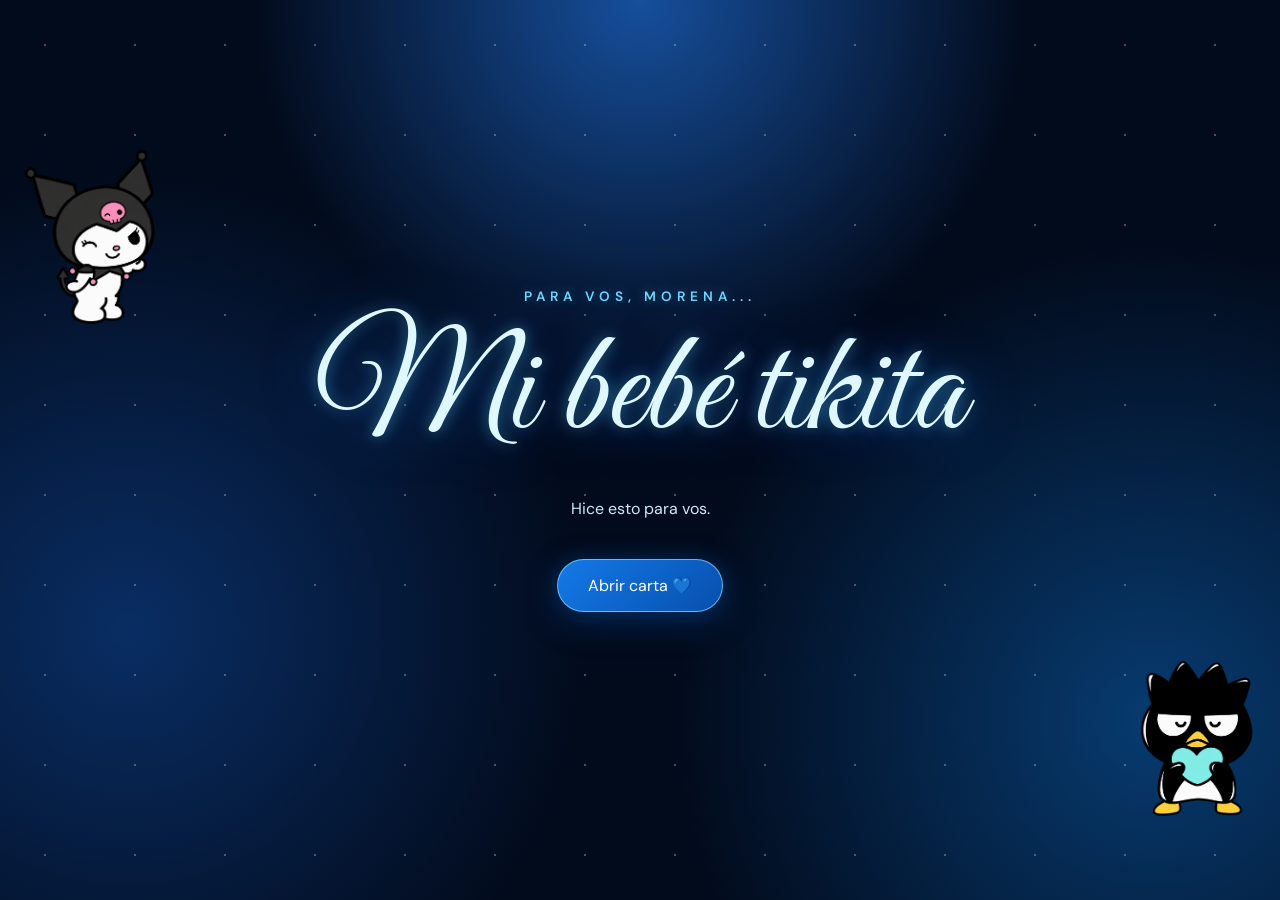
<file: index.html>
<!DOCTYPE html>
<html lang="es">

<head>
    <meta charset="UTF-8">
    <meta name="viewport" content="width=device-width, initial-scale=1.0">

    <title>Para Morena 💙</title>

    <link rel="stylesheet" href="style.css">

    <link rel="preconnect" href="https://fonts.googleapis.com">
    <link rel="preconnect" href="https://fonts.gstatic.com" crossorigin>

    <link href="https://fonts.googleapis.com/css2?family=DM+Sans:wght@400;500;600;700&family=Great+Vibes&display=swap" rel="stylesheet">
</head>

<body>

    <!-- FONDO -->
    <div class="stars"></div>

    <!-- CORAZONES -->
    <div id="hearts-container"></div>


    <!-- PERSONAJES -->

    <div class="character kuromi">
        <img src="img/kuromi.png" alt="Kuromi">
    </div>

    <div class="character badtz">
        <img src="img/badtz.png" alt="Badtz">
    </div>


    <!-- PORTADA -->

    <section class="hero">

        <div class="container">

            <p class="little-title">
                PARA VOS, MORENA...
            </p>

            <h1>
                Mi bebé tikita
            </h1>

            <p class="hero-text">
                Hice esto para vos.
            </p>

            <button
                class="main-button"
                onclick="window.location.href='carta.html'">

                Abrir carta 💙

            </button>

        </div>

    </section>

       

    
    <script src="script.js"></script>
</body>
</html>
</file>
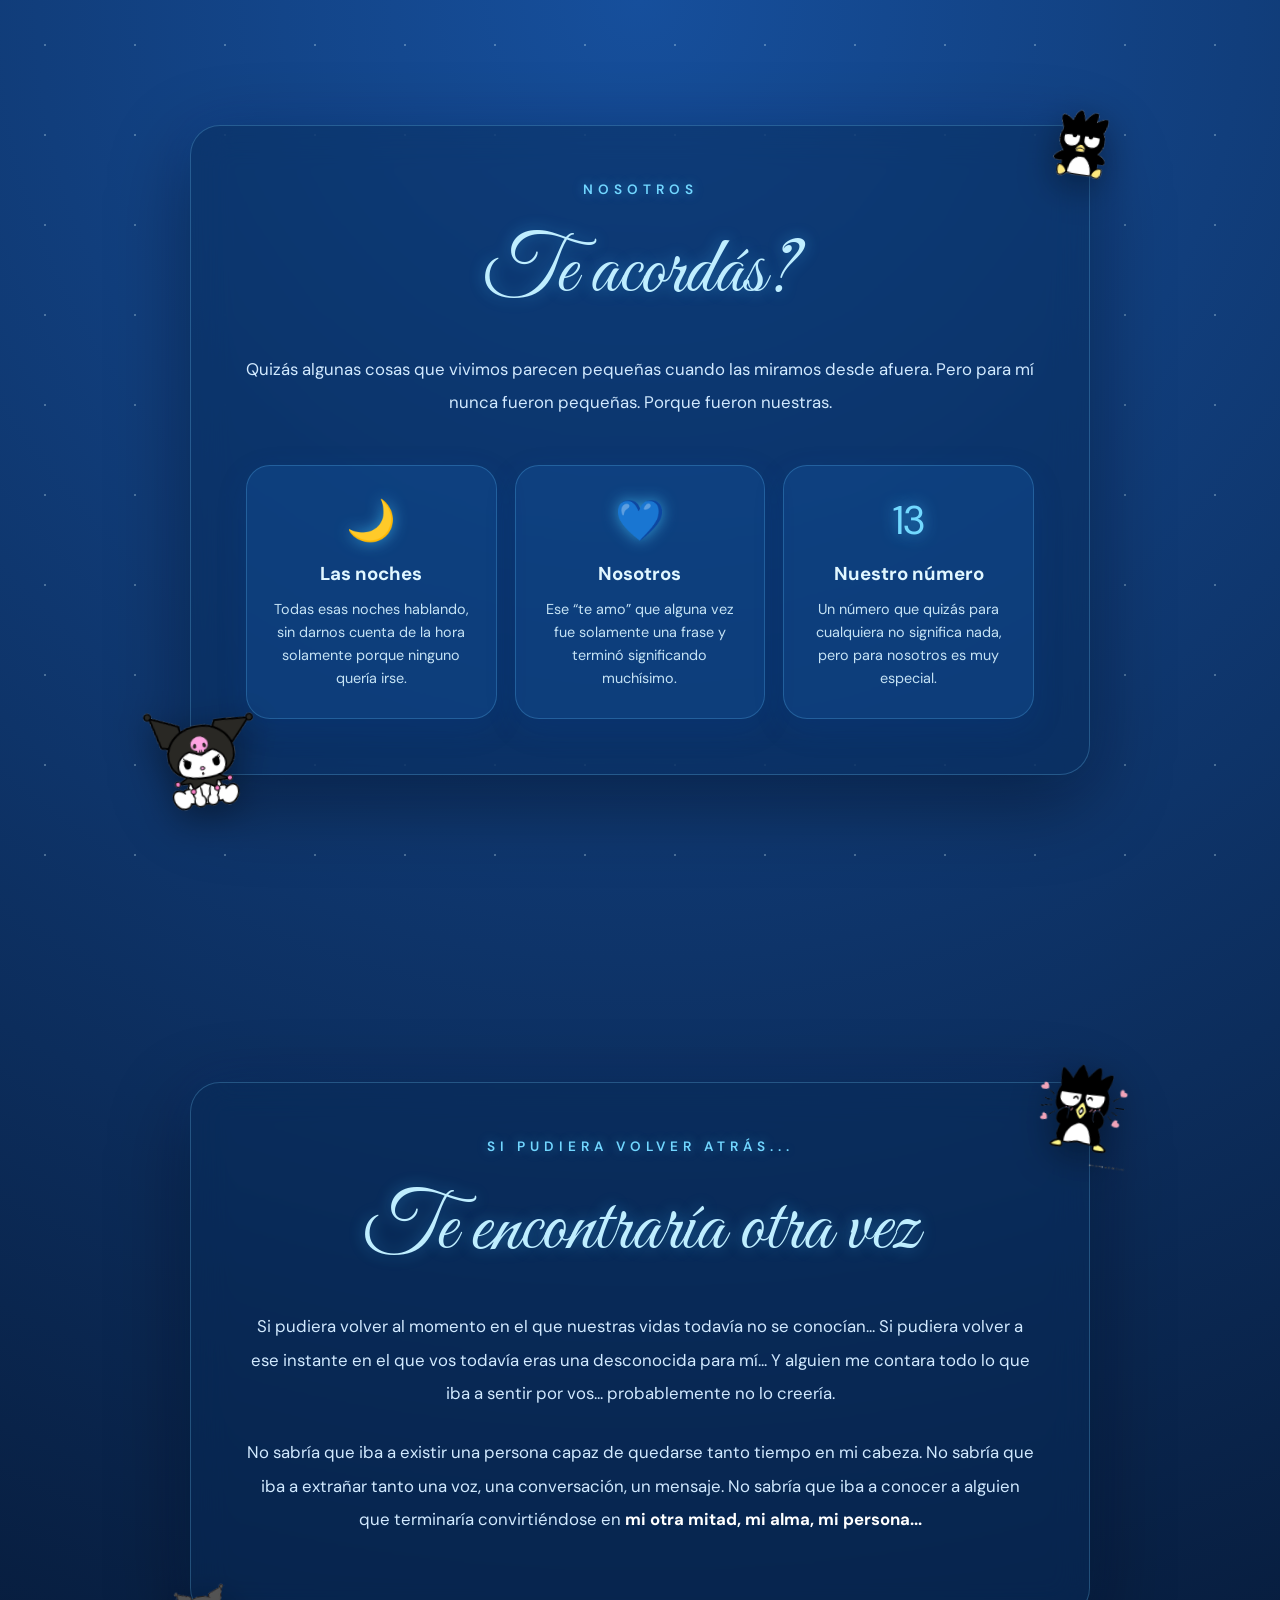
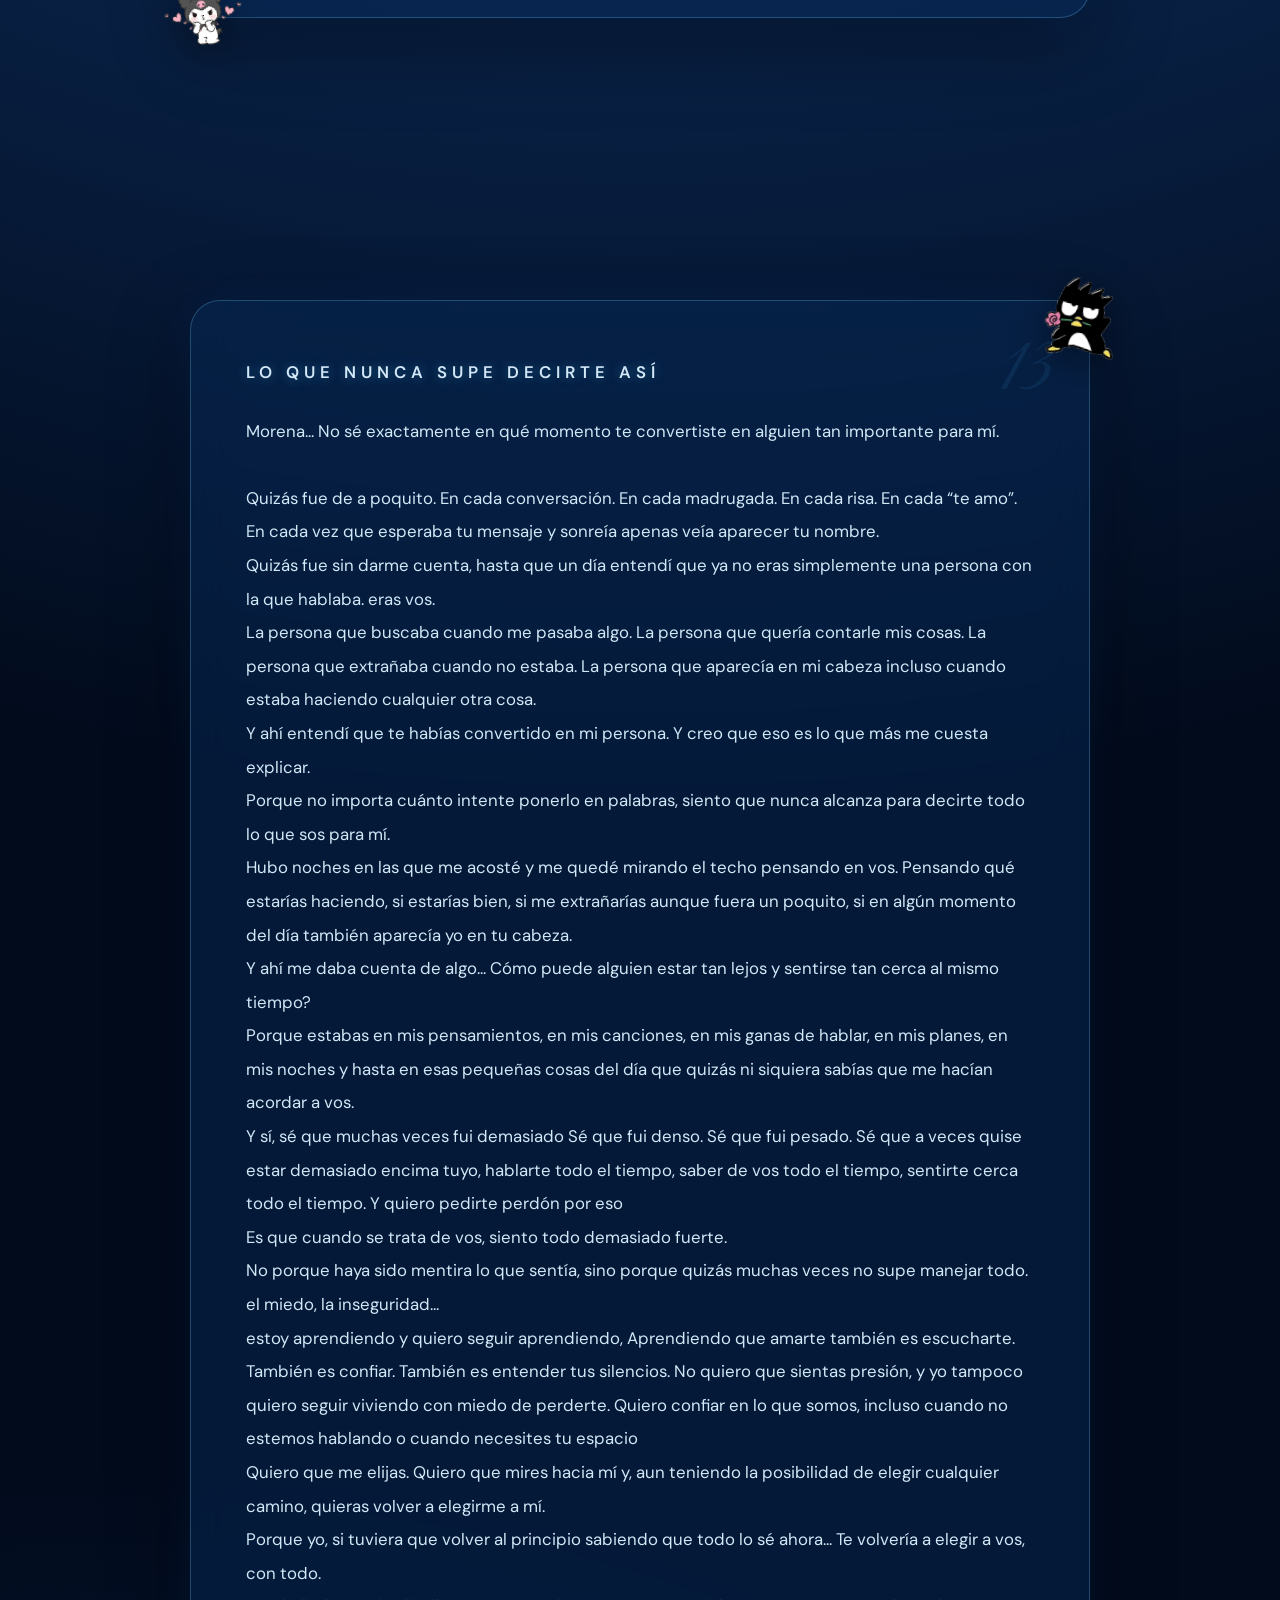
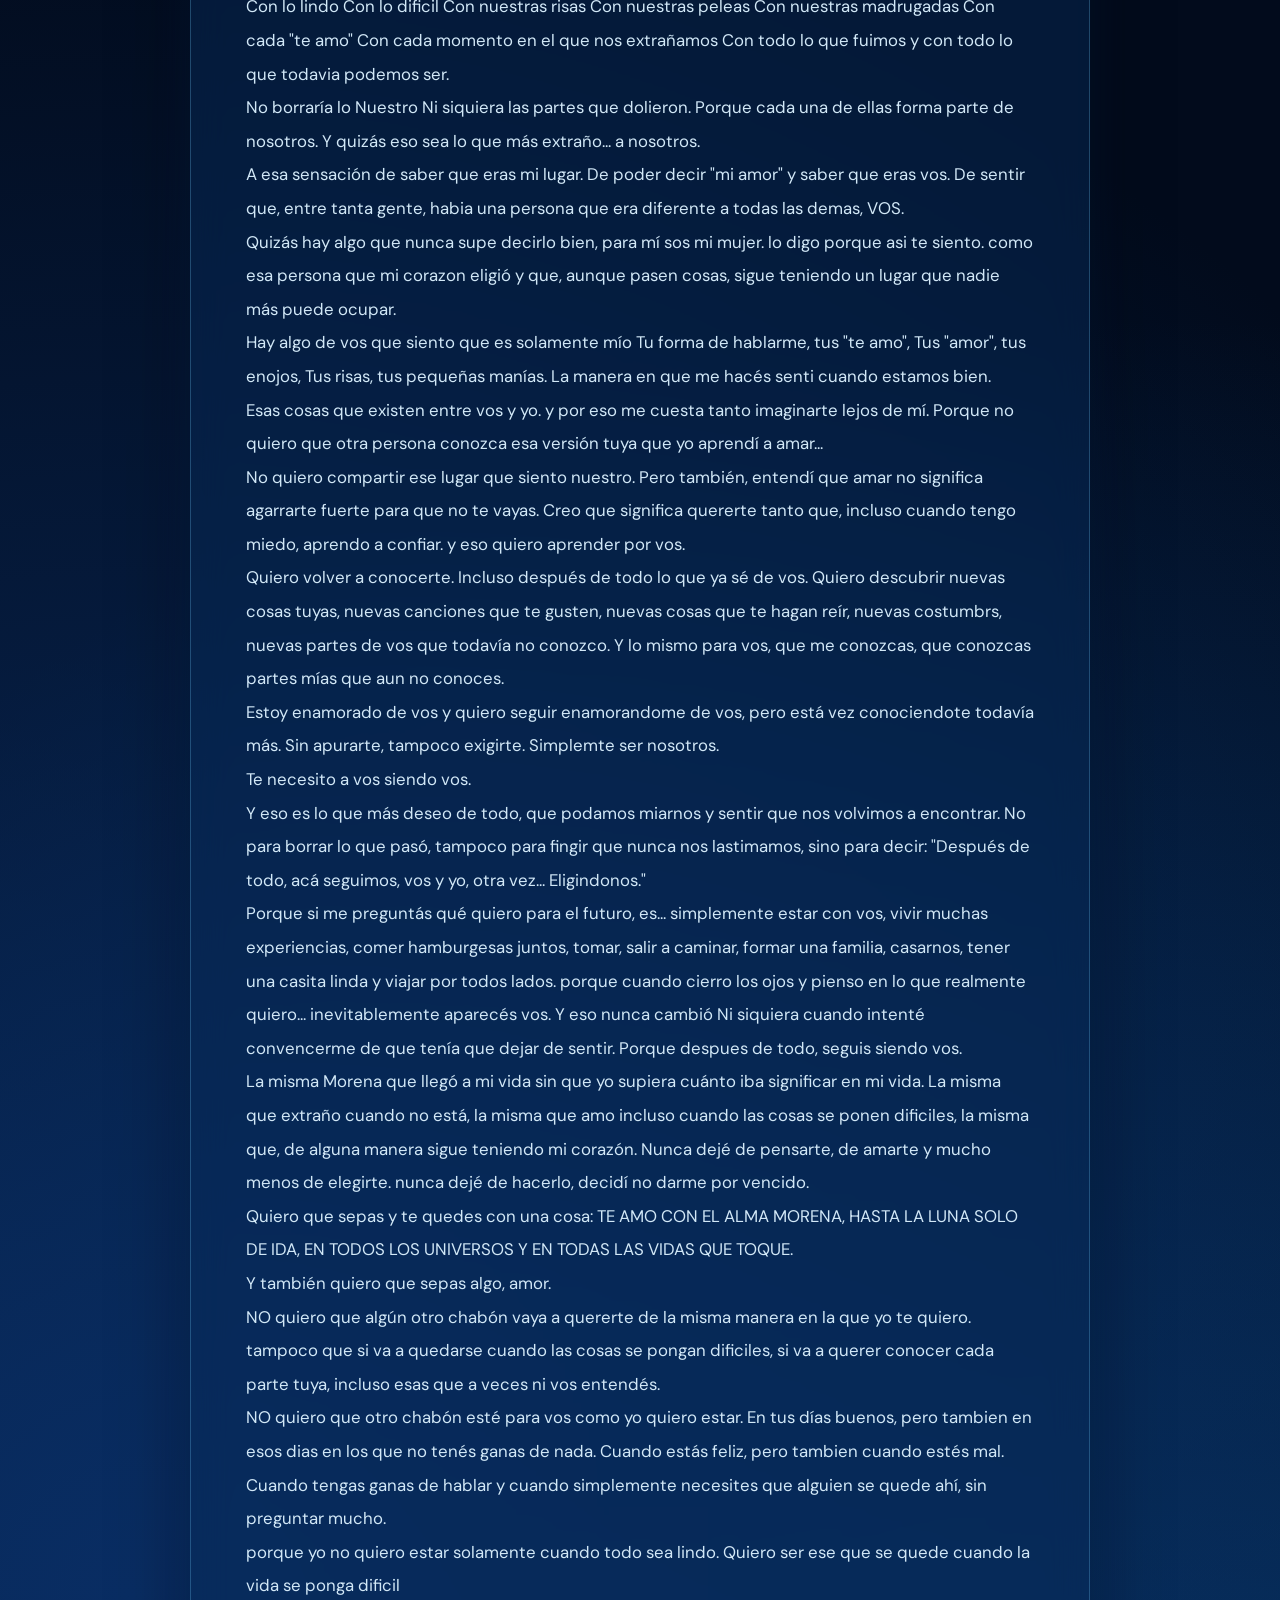
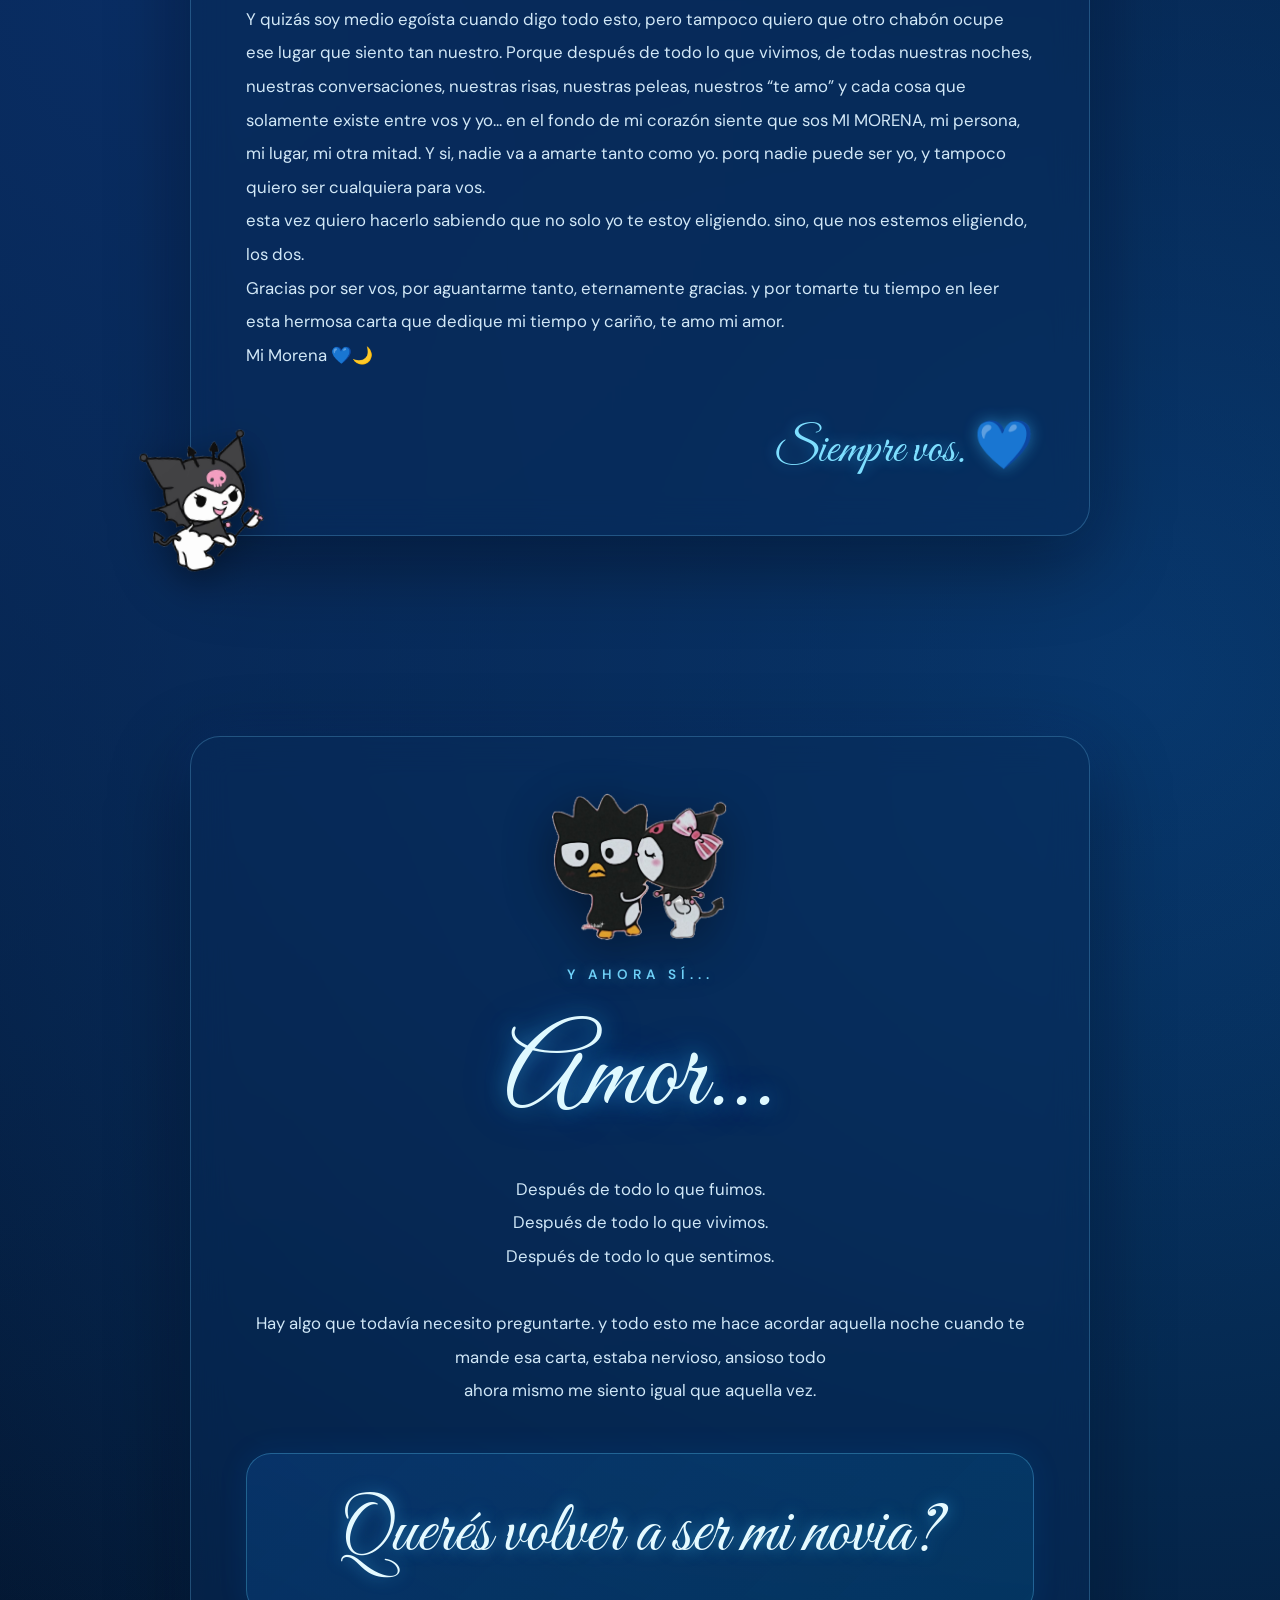
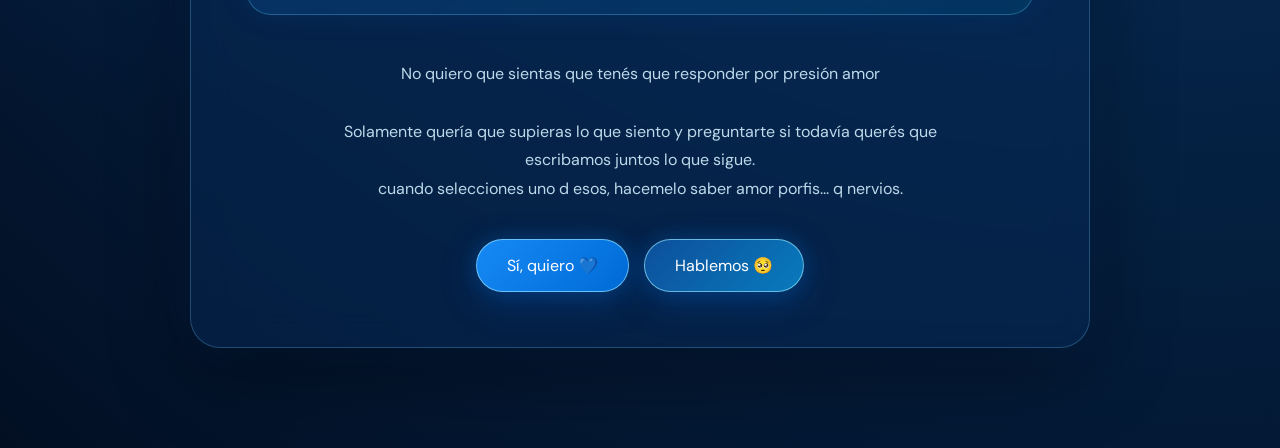
<file: carta.html>
<!DOCTYPE html>
<html lang="es">

<head>
    <meta charset="UTF-8">
    <meta name="viewport" content="width=device-width, initial-scale=1.0">

    <title>Para vos, Morena 💙</title>

    <link rel="stylesheet" href="style.css">

    <link rel="preconnect" href="https://fonts.googleapis.com">
    <link rel="preconnect" href="https://fonts.gstatic.com" crossorigin>

    <link href="https://fonts.googleapis.com/css2?family=DM+Sans:wght@400;500;600;700&family=Great+Vibes&display=swap" rel="stylesheet">
</head>

<body>

    <!-- FONDO -->
    <div class="stars"></div>

    <!-- CORAZONES -->
    <div id="hearts-container"></div>


    <!-- ========================= -->
    <!-- RECUERDOS -->
    <!-- ========================= -->

    <section id="memories">

        <div class="container">

            <div class="glass-card">

                <div class="section-character kuromi-memory">
                    <img src="img/kuromi2.png" alt="Kuromi">
                </div>

                <div class="section-character badtz-memory">
                    <img src="img/badtz2.png" alt="Badtz">
                </div>

                <p class="little-title">
                    NOSOTROS
                </p>

                <h2>
                    Te acordás?
                </h2>

                <p class="paragraph">
                    Quizás algunas cosas que vivimos parecen pequeñas
                    cuando las miramos desde afuera.
                    Pero para mí nunca fueron pequeñas.
                    Porque fueron nuestras.
                </p>


                <div class="memory-grid">

                    <div class="memory-card">

                        <div class="memory-icon">
                            🌙
                        </div>

                        <h3>
                            Las noches
                        </h3>

                        <p>
                            Todas esas noches hablando,
                            sin darnos cuenta de la hora
                            solamente porque ninguno quería irse.
                        </p>

                    </div>


                    <div class="memory-card">

                        <div class="memory-icon">
                            💙
                        </div>

                        <h3>
                            Nosotros
                        </h3>

                        <p>
                            Ese “te amo” que alguna vez fue
                            solamente una frase y terminó
                            significando muchísimo.
                        </p>

                    </div>


                    <div class="memory-card">

                        <div class="memory-icon">
                            13
                        </div>

                        <h3>
                            Nuestro número
                        </h3>

                        <p>
                            Un número que quizás para cualquiera
                            no significa nada, pero para nosotros
                            es muy especial.
                        </p>

                    </div>

                </div>

            </div>

        </div>

    </section>


    <!-- ========================= -->
    <!-- SI PUDIERA VOLVER -->
    <!-- ========================= -->

    <section>

        <div class="container">

            <div class="glass-card">

                <div class="section-character kuromi-memory">
                    <img src="img/kuromi3.png" alt="Kuromi">
                </div>

                <div class="section-character badtz-memory">
                    <img src="img/badtz3.png" alt="Badtz">
                </div>

                <p class="little-title">
                    SI PUDIERA VOLVER ATRÁS...
                </p>

                <h2>
                    Te encontraría otra vez
                </h2>

                <p class="paragraph">

                    Si pudiera volver al momento en el que nuestras
                    vidas todavía no se conocían...
                    Si pudiera volver a ese instante en el que vos
                    todavía eras una desconocida para mí...
                    Y alguien me contara todo lo que iba a sentir
                    por vos...
                    probablemente no lo creería.

                </p>


                <p class="paragraph">

                    No sabría que iba a existir una persona capaz
                    de quedarse tanto tiempo en mi cabeza.
                    No sabría que iba a extrañar tanto una voz,
                    una conversación, un mensaje.
                    No sabría que iba a conocer a alguien
                    que terminaría convirtiéndose en
                    <strong>mi otra mitad, mi alma, mi persona...</strong>

                </p>

            </div>

        </div>

    </section>


    <!-- ========================= -->
    <!-- CARTA -->
    <!-- ========================= -->

    <section>

        <div class="container">

            <div class="glass-card letter">

                <div class="section-character kuromi-letter">
                    <img src="img/kuromi4.png" alt="Kuromi">
                </div>

                <div class="section-character badtz-letter">
                    <img src="img/badtz4.png" alt="Badtz">
                </div>

                <p class="little-title">
                    LO QUE NUNCA SUPE DECIRTE ASÍ
                </p>


                <p>
                    Morena...

                    No sé exactamente en qué momento te convertiste en alguien tan importante para mí.



                    <br><br>

                    Quizás fue de a poquito.
                    En cada conversación.
                    En cada madrugada.
                    En cada risa.
                    En cada “te amo”.
                    En cada vez que esperaba tu mensaje y sonreía apenas veía aparecer tu nombre.
                    <br>
                    Quizás fue sin darme cuenta, 
                    hasta que un día entendí que ya no eras simplemente una persona con la que hablaba.
                    eras vos.
                    <br>
                    La persona que buscaba cuando me pasaba algo.
                    La persona que quería contarle mis cosas.
                    La persona que extrañaba cuando no estaba.
                    La persona que aparecía en mi cabeza incluso 
                    cuando estaba haciendo cualquier otra cosa.
                    <br>
                    Y ahí entendí que te habías convertido en mi persona.
                    Y creo que eso es lo que más me cuesta explicar.
                    <br>
                    Porque no importa cuánto intente ponerlo en palabras, 
                    siento que nunca alcanza para decirte todo lo que sos para mí.
                    <br>
                    Hubo noches en las que me acosté y me quedé mirando el techo pensando en vos.
                    Pensando qué estarías haciendo, si estarías bien, si me extrañarías aunque fuera un poquito, 
                    si en algún momento del día también aparecía yo en tu cabeza.
                    <br>
                    Y ahí me daba cuenta de algo...
                    Cómo puede alguien estar tan lejos y sentirse tan cerca al mismo tiempo?
                    <br>
                    Porque estabas en mis pensamientos, 
                    en mis canciones, 
                    en mis ganas de hablar,
                    en mis planes, 
                    en mis noches y hasta en esas pequeñas cosas del día que
                    quizás ni siquiera sabías que me hacían acordar a vos.
                    <br>
                    Y sí, sé que muchas veces fui demasiado
                    Sé que fui denso.
                    Sé que fui pesado.
                    Sé que a veces quise estar demasiado encima tuyo,
                    hablarte todo el tiempo, 
                    saber de vos todo el tiempo, 
                    sentirte cerca todo el tiempo.
                    Y quiero pedirte perdón por eso
                    <br>
                    Es que cuando se trata de vos, siento todo demasiado fuerte.
                    <br>
                    No porque haya sido mentira lo que sentía, 
                    sino porque quizás muchas veces no supe manejar todo.
                    el miedo, la inseguridad...
                    <br>
                    estoy aprendiendo y quiero seguir aprendiendo,
                    Aprendiendo que amarte también es escucharte.
                    También es confiar.
                    También es entender tus silencios.
                    No quiero que sientas presión,
                    y yo tampoco quiero seguir viviendo con miedo de perderte.
                    Quiero confiar en lo que somos, incluso cuando no estemos hablando o cuando necesites tu espacio
                    <br>
                    Quiero que me elijas.
                    Quiero que mires hacia mí y, aun teniendo la posibilidad de elegir cualquier camino, quieras volver a elegirme a mí.
                    <br>
                    Porque yo, si tuviera que volver al principio sabiendo que todo lo sé ahora...
                    Te volvería a elegir a vos, con todo.
                    <br>
                    Con lo lindo
                    Con lo dificil
                    Con nuestras risas
                    Con nuestras peleas
                    Con nuestras madrugadas
                    Con cada "te amo"
                    Con cada momento en el que nos extrañamos
                    Con todo lo que fuimos y con todo lo que
                    todavia podemos ser.
                    <br>
                    No borraría lo Nuestro
                    Ni siquiera las partes que dolieron.
                    Porque cada una de ellas forma parte de nosotros.
                    Y quizás eso sea lo que más extraño... a nosotros.
                    <br>
                    A esa sensación de saber que eras mi lugar.
                    De poder decir "mi amor" y saber que eras vos.
                    De sentir que, entre tanta gente, habia una persona que 
                    era diferente a todas las demas, VOS.
                    <br>
                    Quizás hay algo que nunca supe decirlo bien, 
                    para mí sos mi mujer.
                    lo digo porque asi te siento.
                    como esa persona que mi corazon eligió y que, 
                    aunque pasen cosas, sigue teniendo un lugar
                    que nadie más puede ocupar.
                    <br>
                    Hay algo de vos que siento que es solamente mío
                    Tu forma de hablarme, tus "te amo",
                    Tus "amor", tus enojos,
                    Tus risas, tus pequeñas manías.
                    La manera en que me hacés senti cuando estamos bien.
                    <br>
                    Esas cosas que existen entre vos y yo.
                    y por eso me cuesta tanto imaginarte lejos de mí.
                    Porque no quiero que otra persona conozca esa versión tuya
                    que yo aprendí a amar...
                    <br>
                    No quiero compartir ese lugar que siento nuestro.
                    Pero también, entendí que amar no significa agarrarte fuerte
                    para que no te vayas.
                    Creo que significa quererte tanto que, incluso cuando
                    tengo miedo, aprendo a confiar.
                    y eso quiero aprender por vos.
                    <br>
                    Quiero volver a conocerte.
                    Incluso después de todo lo que ya sé de vos.
                    Quiero descubrir nuevas cosas tuyas, nuevas canciones
                    que te gusten, nuevas cosas que te hagan reír, 
                    nuevas costumbrs, nuevas partes de vos que 
                    todavía no conozco. 
                    Y lo mismo para vos, que me conozcas, que conozcas partes mías que aun no conoces.
                    <br>
                    Estoy enamorado de vos y quiero seguir enamorandome de vos, pero
                    está vez conociendote todavía más.
                    Sin apurarte, tampoco exigirte.
                    Simplemte ser nosotros.
                    <br>
                    Te necesito a vos siendo vos.
                    <br>
                    Y eso es lo que más deseo de todo, que podamos miarnos
                    y sentir que nos volvimos a encontrar.
                    No para borrar lo que pasó, tampoco para fingir
                    que nunca nos lastimamos, sino para decir: 
                    "Después de todo, acá seguimos, vos y yo, otra vez... Eligindonos."
                    <br>
                    Porque si me preguntás qué quiero para el futuro,
                    es... simplemente estar con vos, vivir muchas experiencias,
                    comer hamburgesas juntos, tomar, salir a caminar, formar una familia,
                    casarnos, tener una casita linda y viajar por todos lados.
                    porque cuando cierro los ojos y pienso en lo que realmente quiero... 
                    inevitablemente aparecés vos. Y eso nunca cambió
                    Ni siquiera cuando intenté convencerme de que 
                    tenía que dejar de sentir.
                    Porque despues de todo, seguis siendo vos.
                    <br>
                    La misma Morena que llegó a mi vida sin que yo 
                    supiera cuánto iba significar en mi vida.
                    La misma que extraño cuando no está,
                    la misma que amo incluso cuando las cosas se ponen
                    dificiles, la misma que, de alguna manera sigue teniendo mi corazón.
                    Nunca dejé de pensarte, de amarte y mucho menos de elegirte.
                    nunca dejé de hacerlo, decidí no darme por vencido.
                    <br>
                    Quiero que sepas y te quedes con una cosa:
                    TE AMO CON EL ALMA MORENA, HASTA LA LUNA SOLO DE IDA, EN TODOS LOS UNIVERSOS
                    Y EN TODAS LAS VIDAS QUE TOQUE.
                    <br>
                    Y también quiero que sepas algo, amor.
                    <br>
                    NO quiero que algún otro chabón vaya a quererte de la misma manera en la que yo te quiero.
                    tampoco que si va a quedarse cuando las cosas
                    se pongan dificiles, si va a querer conocer cada parte tuya, incluso esas que
                    a veces ni vos entendés.
                    <br>
                    NO quiero que otro chabón esté para vos como yo quiero estar.
                    En tus días buenos, pero tambien en esos dias en los que no 
                    tenés ganas de nada.
                    Cuando estás feliz, pero tambien cuando estés mal.
                    Cuando tengas ganas de hablar y cuando simplemente necesites que
                    alguien se quede ahí, sin preguntar mucho.
                    <br>
                    porque yo no quiero estar solamente cuando todo sea lindo.
                    Quiero ser ese que se quede cuando la vida se ponga dificil
                    <br>
                    Y quizás soy medio egoísta cuando digo todo esto, pero 
                    tampoco quiero que otro chabón ocupe ese lugar que siento
                    tan nuestro. Porque después de todo lo que vivimos, 
                    de todas nuestras noches, nuestras conversaciones, nuestras risas, 
                    nuestras peleas, nuestros “te amo” y cada cosa que solamente existe entre vos y yo...
                    en el fondo de mi corazón siente que sos MI MORENA, mi persona, mi lugar,
                    mi otra mitad.
                    Y si, nadie va a amarte tanto como yo.
                    porq nadie puede ser yo, y tampoco quiero ser cualquiera para vos.
                    <br>
                    esta vez quiero hacerlo sabiendo que no solo yo te estoy eligiendo.
                    sino, que nos estemos eligiendo, los dos. 
                    <br>
                    Gracias por ser vos, por aguantarme tanto, eternamente gracias.
                    y por tomarte tu tiempo en leer esta hermosa carta que dedique mi tiempo y cariño, 
                    te amo mi amor. 
                    <br>
                    Mi Morena 💙🌙


                    





                <div class="signature">
                    Siempre vos. 💙
                </div>

            </div>

        </div>

    </section>


    <!-- ========================= -->
    <!-- PEDIDO FINAL -->
    <!-- ========================= -->

    <section class="final-section">

        <div class="container">

            <div class="glass-card final-card">

                <div class="together-character">
                    <img src="img/kuromiybadzt.png" alt="Kuromi y Badtz juntos">
                </div>

                <p class="little-title">
                    Y AHORA SÍ...
                </p>


                <h2 class="big-question">
                    Amor...
                </h2>


                <p class="final-text">

                    Después de todo lo que fuimos.

                    <br>

                    Después de todo lo que vivimos.

                    <br>

                    Después de todo lo que sentimos.

                    <br><br>

                    Hay algo que todavía necesito preguntarte.
                    y todo esto me hace acordar aquella noche cuando te mande esa carta, estaba nervioso, ansioso todo

                    <br>

                    ahora mismo me siento igual que aquella vez.

                </p>


                <div class="question-box">

                    <p>
                        Querés volver a ser mi novia?
                    </p>

                </div>


                <p class="final-small">

                    No quiero que sientas que tenés que responder por presión amor

                    <br><br>

                    Solamente quería que supieras lo que siento
                    y preguntarte si todavía querés que escribamos
                    juntos lo que sigue. 
                    <br>
                    cuando selecciones uno d esos, hacemelo saber amor porfis... q nervios.

                </p>


                <div class="buttons">

                    <button
                        class="main-button yes-button"
                        onclick="answerYes()">

                        Sí, quiero 💙

                    </button>


                    <button
                        class="main-button talk-button"
                        onclick="answerTalk()">

                        Hablemos 🥺

                    </button>

                </div>


                <div id="final-message" class="hidden-message">

                    <h3>
                        Entonces vení... 💙
                    </h3>

                    <p>
                        Volvamos a elegirnos.
                    </p>

                    <br>

                    <p>
                        Volvamos a ser dos raritos enamorados,
                        más lindos, con mucho amor para darnos,
                        más nosotros.
                    </p>

                    <br>

                    <p>
                        Te amo, Morena.
                    </p>

                    <br>

                    <p style="font-size:2rem;color:#ff9fdf;">
                        13 · ∞ · 💙
                    </p>

                </div>

            </div>

        </div>

    </section>

    <audio id="musicaFondo" src="me_and_your_mama.mp3" preload="auto"></audio>
    </body>

    <script src="script.js"></script>

</body>
</html>
</file>
<file: style.css>
/* =====================================================
   💙 CARTA PARA MORENA — ESTILO AZUL
   ===================================================== */

* {
    margin: 0;
    padding: 0;
    box-sizing: border-box;
}

html {
    scroll-behavior: smooth;
}

body {
    font-family: "DM Sans", sans-serif;
    color: #ffffff;

    background:
        radial-gradient(
            circle at 50% 0%,
            #164f9c 0%,
            transparent 35%
        ),
        radial-gradient(
            circle at 10% 70%,
            #092d63 0%,
            transparent 35%
        ),
        radial-gradient(
            circle at 90% 80%,
            #073b70 0%,
            transparent 35%
        ),
        #020b1c;

    overflow-x: hidden;
}


/* =====================================================
   ✨ ESTRELLAS
   ===================================================== */

.stars {
    position: fixed;
    inset: 0;
    z-index: 0;
    pointer-events: none;
    opacity: .3;

    background-image:
        radial-gradient(
            circle,
            #d8f5ff 1px,
            transparent 1px
        );

    background-size: 90px 90px;

    animation: starsMove 25s linear infinite;
}

@keyframes starsMove {

    from {
        background-position: 0 0;
    }

    to {
        background-position: 90px 90px;
    }
}


/* =====================================================
   CONTENEDOR
   ===================================================== */

.container {
    width: min(900px, 92%);
    margin: auto;
    text-align: center;
}


/* =====================================================
   SECCIONES
   ===================================================== */

section {
    position: relative;
    z-index: 2;

    min-height: 100vh;
    padding: 100px 20px;

    display: flex;
    align-items: center;
    justify-content: center;
}


/* =====================================================
   PORTADA
   ===================================================== */

.hero {
    min-height: 100vh;
}

.little-title {
    color: #72d7ff;

    font-size: .85rem;
    letter-spacing: 5px;
    font-weight: 600;

    margin-bottom: 25px;

    text-shadow:
        0 0 12px rgba(80, 200, 255, .4);
}

h1 {
    font-family: "Great Vibes", cursive;
    font-weight: 400;

    font-size: clamp(
        4.5rem,
        14vw,
        9rem
    );

    line-height: .9;

    color: #dff8ff;

    text-shadow:
        0 0 15px rgba(90, 210, 255, .45),
        0 0 50px rgba(30, 120, 255, .5);
}

.hero-text {
    max-width: 620px;
    margin: 35px auto;

    color: #c9eaff;

    line-height: 1.9;
    font-size: 1rem;
}


/* =====================================================
   BOTONES
   ===================================================== */

.main-button {
    border: 1px solid rgba(150, 230, 255, .65);

    color: white;

    background:
        linear-gradient(
            135deg,
            #1479e8,
            #0750ad
        );

    padding: 15px 30px;
    border-radius: 999px;

    font-family: inherit;
    font-size: 1rem;

    cursor: pointer;

    transition: .3s;

    box-shadow:
        0 10px 35px rgba(0, 80, 180, .35),
        0 0 20px rgba(30, 150, 255, .18);
}

.main-button:hover {
    transform:
        translateY(-5px)
        scale(1.02);

    background:
        linear-gradient(
            135deg,
            #2498ff,
            #0864d4
        );

    box-shadow:
        0 15px 45px rgba(30, 160, 255, .4),
        0 0 30px rgba(30, 150, 255, .3);
}


/* =====================================================
   TARJETAS
   ===================================================== */

.glass-card {
    position: relative;

    padding: 55px;
    border-radius: 30px;

    background:
        rgba(8, 43, 88, .48);

    border:
        1px solid rgba(120, 210, 255, .25);

    backdrop-filter: blur(18px);
    -webkit-backdrop-filter: blur(18px);

    box-shadow:
        0 25px 80px rgba(0, 0, 0, .4),
        0 0 45px rgba(0, 100, 220, .12);
}

h2 {
    font-family: "Great Vibes", cursive;

    font-size:
        clamp(
            3rem,
            8vw,
            5rem
        );

    font-weight: 400;

    color: #bfeeff;

    margin-bottom: 30px;

    text-shadow:
        0 0 15px rgba(70, 190, 255, .4);
}

.paragraph {
    color: #d2eaff;

    line-height: 2;
    font-size: 1.05rem;

    margin-bottom: 25px;
}

strong {
    color: #ffffff;
}


/* =====================================================
   RECUERDOS
   ===================================================== */

.memory-grid {
    display: grid;

    grid-template-columns:
        repeat(3, 1fr);

    gap: 18px;
    margin-top: 45px;
}

.memory-card {
    padding: 28px 20px;
    min-height: 220px;

    display: flex;
    align-items: center;
    justify-content: center;
    flex-direction: column;

    border-radius: 24px;

    background:
        rgba(20, 85, 160, .35);

    border:
        1px solid rgba(100, 200, 255, .25);

    transition: .35s;

    box-shadow:
        0 10px 30px rgba(0, 60, 150, .18);
}

.memory-card:hover {
    transform: translateY(-8px);

    background:
        rgba(25, 115, 210, .42);

    border-color:
        rgba(120, 220, 255, .55);

    box-shadow:
        0 15px 40px rgba(20, 130, 255, .25);
}

.memory-icon {
    font-size: 2.5rem;

    margin-bottom: 15px;

    color: #72d9ff;

    text-shadow:
        0 0 15px rgba(70, 200, 255, .65);
}

.memory-card h3 {
    margin-bottom: 12px;
    color: #e0f7ff;
}

.memory-card p {
    color: #c5e3f5;

    line-height: 1.6;
    font-size: .9rem;
}


/* =====================================================
   CARTA
   ===================================================== */

.letter {
    text-align: left;
}

.letter::after {
    content: "13";

    position: absolute;
    right: 35px;
    top: 20px;

    font-family: "Great Vibes", cursive;

    font-size: 5rem;

    color:
        rgba(80, 190, 255, .09);
}

.letter p {
    color: #d2e8f7;

    line-height: 2;
    margin-bottom: 25px;

    font-size: 1.05rem;
}

.signature {
    text-align: right;

    font-family: "Great Vibes", cursive;

    color: #7edfff;

    font-size: 3rem;

    margin-top: 45px;

    text-shadow:
        0 0 15px rgba(60, 190, 255, .45);
}


/* =====================================================
   FINAL
   ===================================================== */

.final-section {
    min-height: 100vh;
}

.final-card {
    overflow: hidden;
}

.big-question {
    font-size:
        clamp(
            4rem,
            12vw,
            7rem
        );

    margin-bottom: 25px;

    color: #dff9ff;

    text-shadow:
        0 0 20px rgba(70, 200, 255, .5),
        0 0 45px rgba(20, 100, 255, .35);
}

.final-text {
    color: #d0e7f7;

    line-height: 2;
    font-size: 1.05rem;
}

.question-box {
    margin: 45px auto;
    padding: 35px 20px;

    border-radius: 25px;

    background:
        linear-gradient(
            135deg,
            rgba(20, 120, 230, .18),
            rgba(0, 190, 255, .10)
        );

    border:
        1px solid rgba(100, 210, 255, .3);

    box-shadow:
        0 0 30px rgba(20, 120, 255, .1);
}

.question-box p {
    font-family: "Great Vibes", cursive;

    font-size:
        clamp(
            2.5rem,
            7vw,
            4.5rem
        );

    color: #e5faff;

    text-shadow:
        0 0 15px rgba(70, 200, 255, .5);
}

.final-small {
    max-width: 600px;
    margin: auto;

    color: #bdd9ea;

    line-height: 1.8;
}

.buttons {
    margin-top: 35px;

    display: flex;
    justify-content: center;

    gap: 15px;
    flex-wrap: wrap;
}


/* =====================================================
   BOTÓN SÍ
   ===================================================== */

.yes-button {
    background:
        linear-gradient(
            135deg,
            #1689f5,
            #006bd6
        );
}


/* =====================================================
   BOTÓN HABLEMOS
   ===================================================== */

.talk-button {
    background:
        linear-gradient(
            135deg,
            #0d4f9b,
            #087bbd
        );
}


/* =====================================================
   MENSAJE FINAL
   ===================================================== */

.hidden-message {
    margin-top: 45px;

    display: none;

    animation:
        messageAppear
        1s ease forwards;

    color: #d9f3ff;
}

@keyframes messageAppear {

    from {
        opacity: 0;
        transform: translateY(20px);
    }

    to {
        opacity: 1;
        transform: translateY(0);
    }
}

.hidden-message h3 {
    font-family: "Great Vibes", cursive;

    font-size: 4rem;

    color: #83ddff;

    margin-bottom: 20px;

    text-shadow:
        0 0 18px rgba(60, 200, 255, .5);
}

.hidden-message p {
    color: #d4ebf7;

    line-height: 1.8;
}


/* =====================================================
   💙 CORAZONES
   ===================================================== */

.floating-heart {
    position: fixed;

    bottom: -30px;

    z-index: 1;
    pointer-events: none;

    color: #63cfff;

    text-shadow:
        0 0 8px rgba(60, 190, 255, .8),
        0 0 20px rgba(30, 120, 255, .6);

    animation:
        floatHeart
        linear
        forwards;
}

@keyframes floatHeart {

    0% {
        transform:
            translateY(0)
            scale(.6)
            rotate(0deg);

        opacity: 0;
    }

    15% {
        opacity: .8;
    }

    100% {
        transform:
            translateY(-110vh)
            scale(1.3)
            rotate(25deg);

        opacity: 0;
    }
}


/* =====================================================
   PERSONAJES — PORTADA
   ===================================================== */

.character {
    position: absolute;

    z-index: 3;

    pointer-events: none;
}

.character img {
    display: block;
    height: auto;
}

.kuromi img {
    width: 130px;
}

.badtz img {
    width: 115px;
}

.kuromi {
    left: 25px;
    top: 150px;
}

.badtz {
    right: 25px;
    bottom: 80px;
}


/* =====================================================
   PERSONAJES DENTRO DE SECCIONES
   ===================================================== */

.section-character {
    position: absolute;

    z-index: 5;

    pointer-events: none;
}

.section-character img {
    display: block;

    height: auto;

    filter:
        drop-shadow(
            0 10px 18px
            rgba(0, 0, 0, .4)
        );

    transition:
        transform .35s ease,
        opacity .35s ease;
}


/* =====================================================
   KUROMI — ABAJO IZQUIERDA
   ===================================================== */

.kuromi-memory {
    left: -45px;
    bottom: -35px;

    top: auto;

    transform: rotate(-8deg);
}

.kuromi-memory img {
    width: 115px;
}


/* =====================================================
   BADTZ — ARRIBA DERECHA
   ===================================================== */

.badtz-memory {
    right: -45px;
    top: -35px;

    bottom: auto;

    transform: rotate(8deg);
}

.badtz-memory img {
    width: 105px;
}


/* =====================================================
   PERSONAJES DE LA CARTA
   ===================================================== */

.kuromi-letter {
    position: absolute;

    left: -45px;
    bottom: -35px;

    top: auto;

    z-index: 5;
    pointer-events: none;

    transform: rotate(-8deg);
}

.kuromi-letter img {
    width: 115px;
    height: auto;
}

.badtz-letter {
    position: absolute;

    right: -45px;
    top: -35px;

    bottom: auto;

    z-index: 5;
    pointer-events: none;

    transform: rotate(8deg);
}

.badtz-letter img {
    width: 105px;
    height: auto;
}


/* =====================================================
   KUROMI + BADTZ JUNTOS
   ===================================================== */

.together-character {
    display: flex;

    justify-content: center;
    align-items: center;

    margin-bottom: 25px;
}

.together-character img {
    width: 180px;
    max-width: 60%;
    height: auto;

    filter:
        drop-shadow(
            0 12px 25px
            rgba(0, 0, 0, .45)
        );

    animation:
        togetherAppear
        1s ease;
}

@keyframes togetherAppear {

    from {
        opacity: 0;
        transform: scale(.7);
    }

    to {
        opacity: 1;
        transform: scale(1);
    }
}


/* =====================================================
   TABLET
   ===================================================== */

@media (max-width: 900px) {

    .kuromi img {
        width: 100px;
    }

    .badtz img {
        width: 90px;
    }

    .kuromi {
        left: 5px;
        top: 140px;
    }

    .badtz {
        right: 5px;
        bottom: 60px;
    }

    .kuromi-memory {
        left: -35px;
        bottom: -25px;
    }

    .badtz-memory {
        right: -35px;
        top: -25px;
    }

    .kuromi-memory img,
    .kuromi-letter img {
        width: 85px;
    }

    .badtz-memory img,
    .badtz-letter img {
        width: 78px;
    }

    .kuromi-letter {
        left: -35px;
        bottom: -25px;
        top: auto;
    }

    .badtz-letter {
        right: -35px;
        top: -25px;
        bottom: auto;
    }

    .together-character img {
        width: 150px;
        max-width: 65%;
    }
}


/* =====================================================
   CELULAR
   ===================================================== */

@media (max-width: 750px) {

    section {
        min-height: auto;
        padding: 70px 12px;
    }

    .container {
        width: 100%;
        max-width: 100%;
    }

    .glass-card {
        width: 100%;
        padding: 40px 22px;
        border-radius: 24px;
    }

    h1 {
        font-size:
            clamp(
                4rem,
                18vw,
                6rem
            );
    }

    .hero-text {
        font-size: .95rem;
        line-height: 1.8;
        padding: 0 10px;
    }

    h2 {
        font-size:
            clamp(
                3rem,
                15vw,
                4.5rem
            );
    }

    .little-title {
        font-size: .7rem;
        letter-spacing: 3px;
    }

    .memory-grid {
        grid-template-columns: 1fr;
        gap: 15px;
        margin-top: 30px;
    }

    .memory-card {
        min-height: 190px;
        padding: 25px 18px;
    }

    .memory-card p {
        font-size: .9rem;
    }


    /* PORTADA */

    .kuromi {
        left: -5px;
        top: 110px;
    }

    .badtz {
        right: -5px;
        bottom: 50px;
        top: auto;
    }

    .kuromi img {
        width: 70px;
    }

    .badtz img {
        width: 62px;
    }


    /* PERSONAJES */

    .kuromi-memory {
        left: -10px;
        bottom: -22px;
        top: auto;

        transform: rotate(-8deg);
    }

    .badtz-memory {
        right: -8px;
        top: -22px;
        bottom: auto;

        transform: rotate(8deg);
    }

    .kuromi-memory img {
        width: 68px;
    }

    .badtz-memory img {
        width: 60px;
    }


    /* CARTA */

    .letter {
        padding: 40px 22px;
    }

    .letter p {
        font-size: .95rem;
        line-height: 1.85;
    }

    .letter::after {
        display: none;
    }

    .signature {
        font-size: 2.5rem;
    }

    .kuromi-letter {
        left: -10px;
        bottom: -22px;
        top: auto;

        transform: rotate(-8deg);
    }

    .badtz-letter {
        right: -8px;
        top: -22px;
        bottom: auto;

        transform: rotate(8deg);
    }

    .kuromi-letter img {
        width: 68px;
    }

    .badtz-letter img {
        width: 60px;
    }


    /* FINAL */

    .final-card {
        padding: 40px 20px;
    }

    .big-question {
        font-size:
            clamp(
                4rem,
                18vw,
                6rem
            );
    }

    .final-text {
        font-size: .95rem;
    }

    .question-box {
        margin: 35px auto;
        padding: 25px 15px;
    }

    .question-box p {
        font-size:
            clamp(
                2.2rem,
                10vw,
                3.5rem
            );

        line-height: 1.1;
    }

    .final-small {
        font-size: .9rem;
    }

    .together-character {
        margin-bottom: 20px;
    }

    .together-character img {
        width: 150px;
        max-width: 65%;
    }


    /* BOTONES */

    .buttons {
        flex-direction: column;
        align-items: center;
        gap: 12px;
    }

    .main-button {
        width: 100%;
        max-width: 280px;
        padding: 14px 20px;
    }

    /* CORAZONES */

    .floating-heart {
        font-size: 14px;
    }
}


/* =====================================================
   CELULARES MUY CHICOS
   ===================================================== */

@media (max-width: 400px) {

    .kuromi-memory,
    .kuromi-letter {
        left: -5px;
        bottom: -18px;
    }

    .badtz-memory,
    .badtz-letter {
        right: -5px;
        top: -18px;
    }

    .kuromi-memory img,
    .kuromi-letter img {
        width: 58px;
    }

    .badtz-memory img,
    .badtz-letter img {
        width: 52px;
    }
}
</file>
